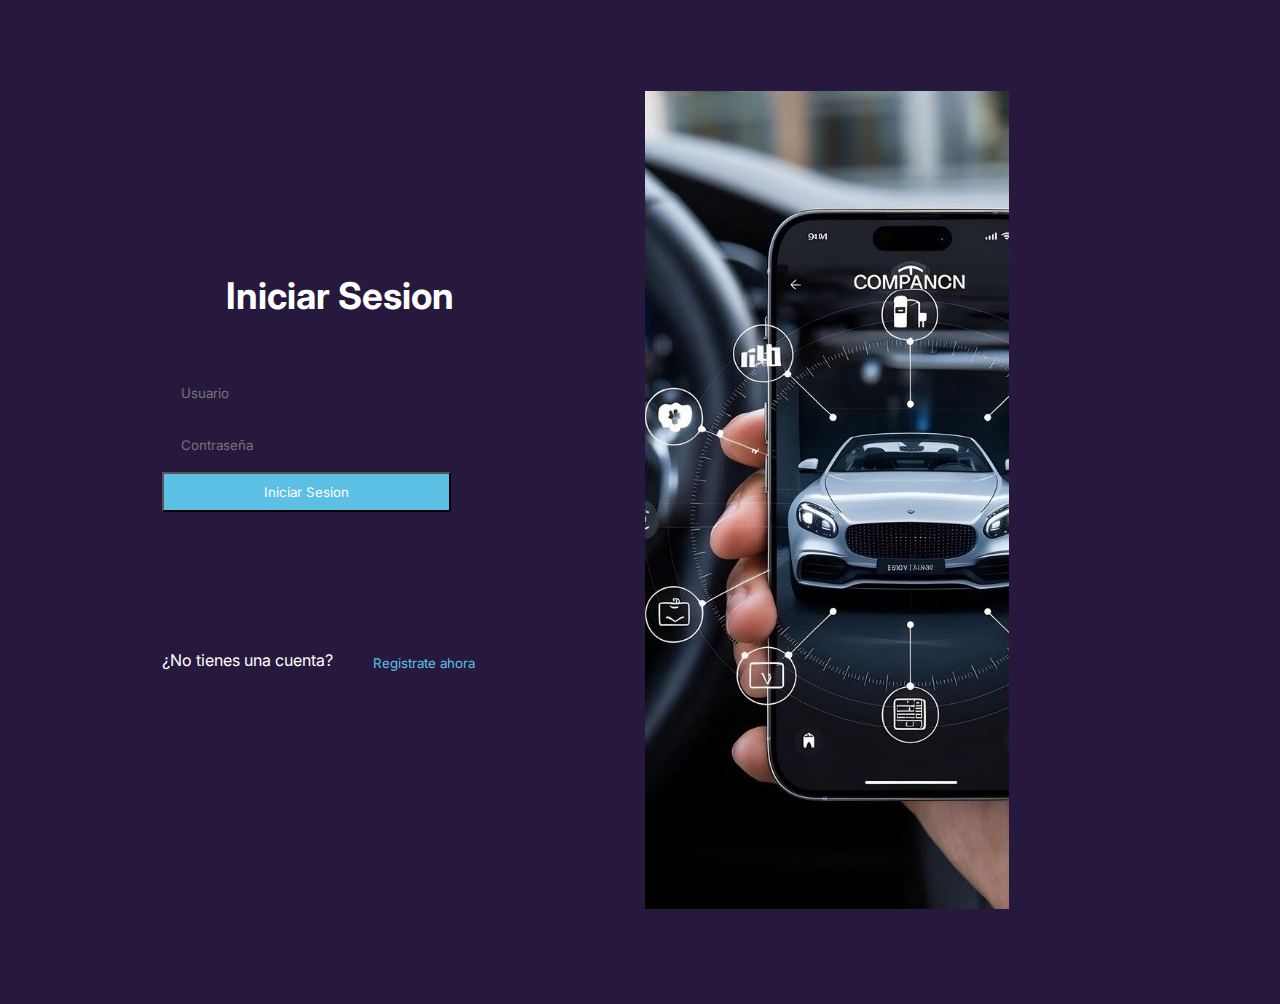
<file: inicioSesion.html>
<!DOCTYPE html>
<html lang="en">
<head>
    <meta charset="UTF-8">
    <meta name="viewport" content="width=device-width, initial-scale=1.0">
    <title>AutoGuard Inicio de Sesion</title>
    <link rel = "stylesheet" href = "css/inicioSesion.css">
    <link rel="shortcut icon" href="public/Assets/LOGO.png"> 
</head> 
</head>
<body>
    <header> 
    </header> 
    <section class = "content">
        <section class = "main">
            <div class = "container1">
                <div class = "containerTop">
                    <h2 class = "main_title">Iniciar Sesion</h2>
                   
                </div>
                <div class="Iniciocard">
                    <input type ="text" placeholder = "Usuario" class = "main_input" >
                    <input type ="password" placeholder = "Contraseña" class = "main_input">
                    
                    <a href="index.html">
                        <button class="botonIngresar">Iniciar Sesion</button>
                    </a>
                    <div class="Card34">
                    <p><div class="Nocuenta">¿No tienes una cuenta?</div></p><div class ="Registrateahora"><a href="registrar.html"><button class ="Registrate"><p>Registrate ahora</p></div>
                    </div>
                </div>
            </div>
            <img src="public/Assets/InicioSesion1.jpeg" alt = "" class = "main_img">
        </section>
    </section>
</body>
</html>
</file>
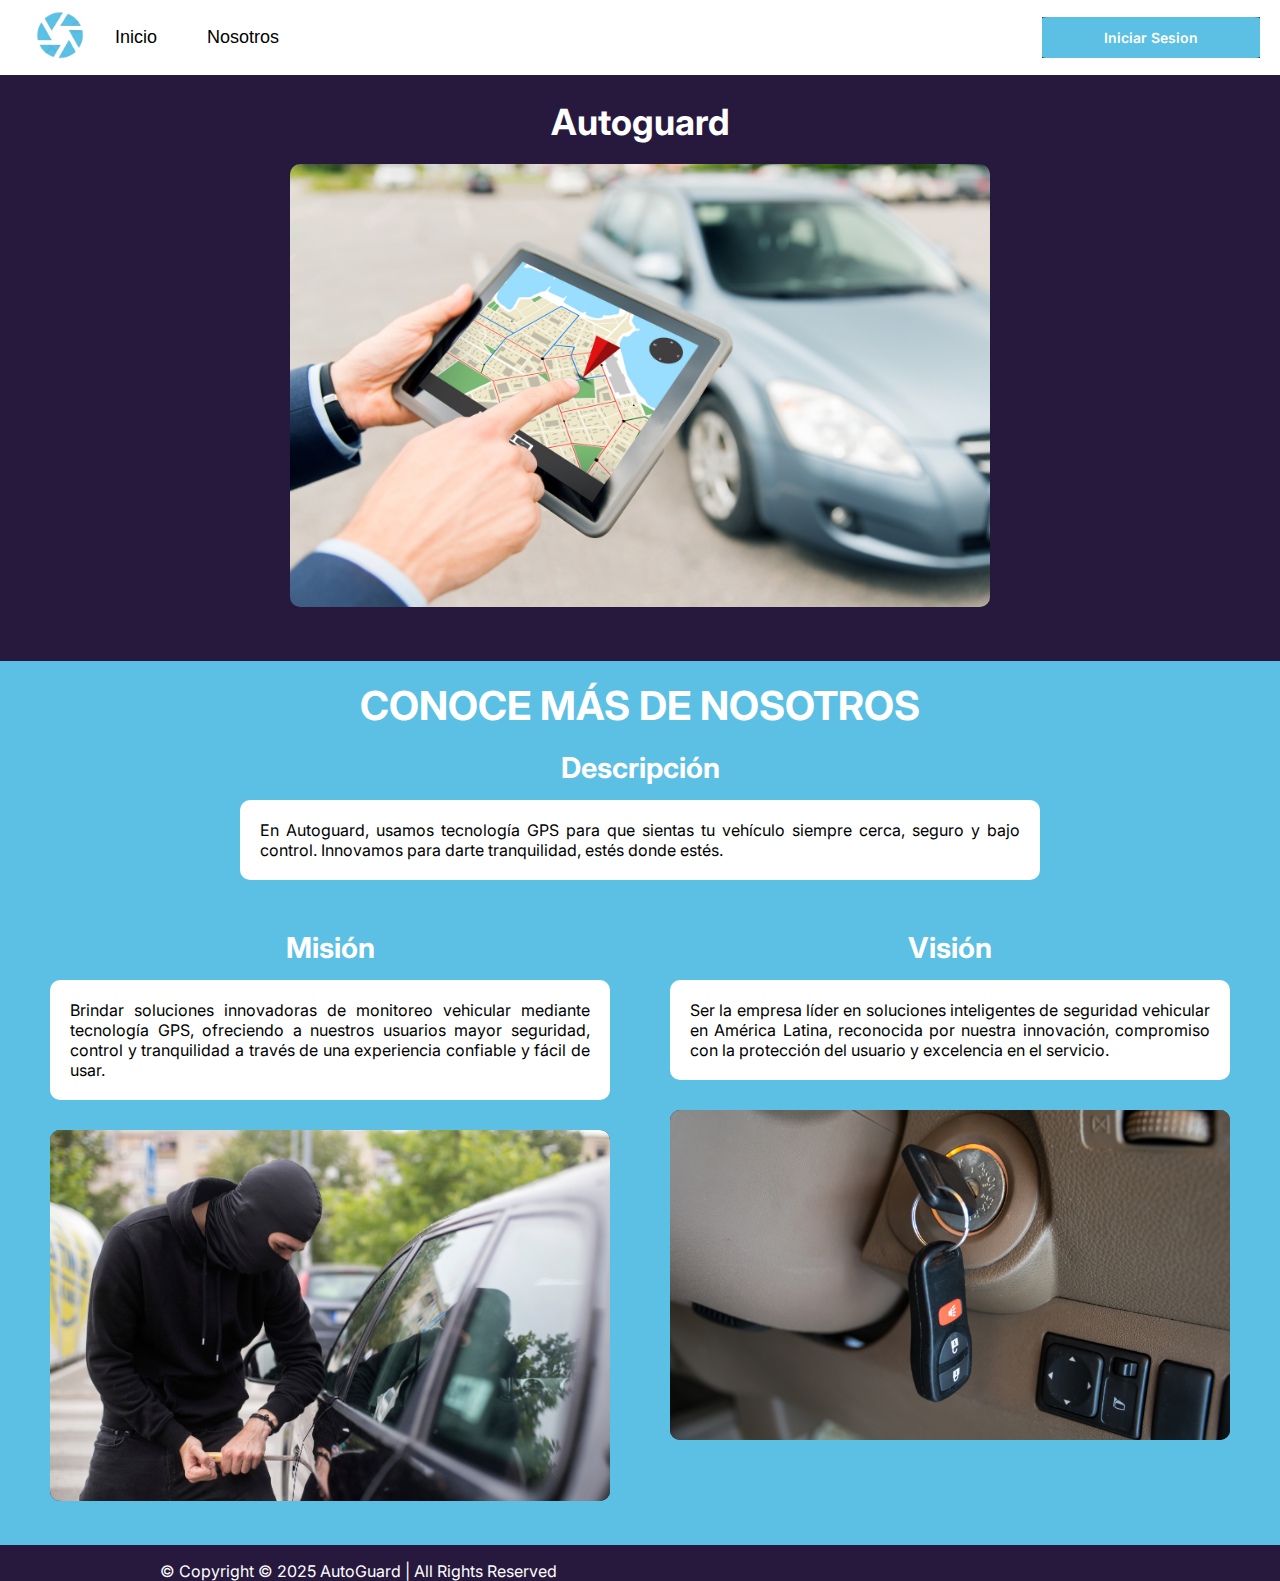
<file: nosotros.html>
<!DOCTYPE html>
<html lang="en">
<head>
    <meta charset="UTF-8">
    <meta name="viewport" content="width=device-width, initial-scale=1.0">
    <link rel="preconnect" href="https://fonts.googleapis.com">
    <link rel="preconnect" href="https://fonts.gstatic.com" crossorigin>
    <link rel="stylesheet" href="https://cdnjs.cloudflare.com/ajax/libs/font-awesome/6.0.0-beta3/css/all.min.css">
    <link href="https://fonts.googleapis.com/css2?family=Inter:wght@100;200;300;400;500;600;700;800;900&display=swap" rel="stylesheet">
    <title>AutoGuard</title> 
    <link rel="stylesheet" href="css/nosotros.css">
    <link rel="shortcut icon" href="public/Assets/LOGO.png"> 
</head> 
</head>
<body>
    <header> 
        <nav> 
            <div class="barreraNavegacion">
                <a href="#"><img src="public/Assets/LOGO.png" alt="" class="imgLogo"></a>
                <ul> 
                    <li><a href="index.html">Inicio</a></li> 
                    <li><a href="nosotros.html">Nosotros</a></li> 
          
                </ul> 
            </div>
            <a href="inicioSesion.html">
                <button class="botonIngresar">Iniciar Sesion</button>
            </a>
        </nav> 
    </header> 
    <main id="main-section">
         <section class="introduction">
            <h1>Autoguard</h1>
            <div class="image-container">
                <img src="public/Assets/happy.png" alt="Equipo de HappyPaws">
            </div>
        </section>





        <!--CONOCE MAS (2da seccion)-->
        <section class="conocemas">
            <h2>CONOCE MÁS DE NOSOTROS</h2>
            <h3>Descripción</h3>
            <p class="parrafo">
                En Autoguard, usamos tecnología GPS para que sientas tu vehículo siempre cerca, seguro y bajo control.
                Innovamos para darte tranquilidad, estés donde estés.
            </p>

            <div class="Misionvision">
                <div class="mision">
                    <h3>Misión</h3>
                    <p class="parrafo"> Brindar soluciones innovadoras de monitoreo vehicular mediante tecnología GPS, ofreciendo a nuestros usuarios mayor seguridad, control y tranquilidad a través de una experiencia confiable y fácil de usar.</p>
                    <img src="public/Assets/image 50.png">
                </div>
                <div class="vision">
                    <h3>Visión</h3>
                    <p class="parrafo">Ser la empresa líder en soluciones inteligentes de seguridad vehicular en América Latina, reconocida por nuestra innovación, compromiso con la protección del usuario y excelencia en el servicio.</p>
                    <img src="public/Assets/image 49.png">
                </div>
            </div>
            
        </section>
        
    </main>
    <footer>
        <div class = "footer-container">
            <p> </p>
            <p>&copy; Copyright © 2025 AutoGuard | All Rights Reserved</p>
        </div>
    </footer>
    
</body>
</html>
</file>
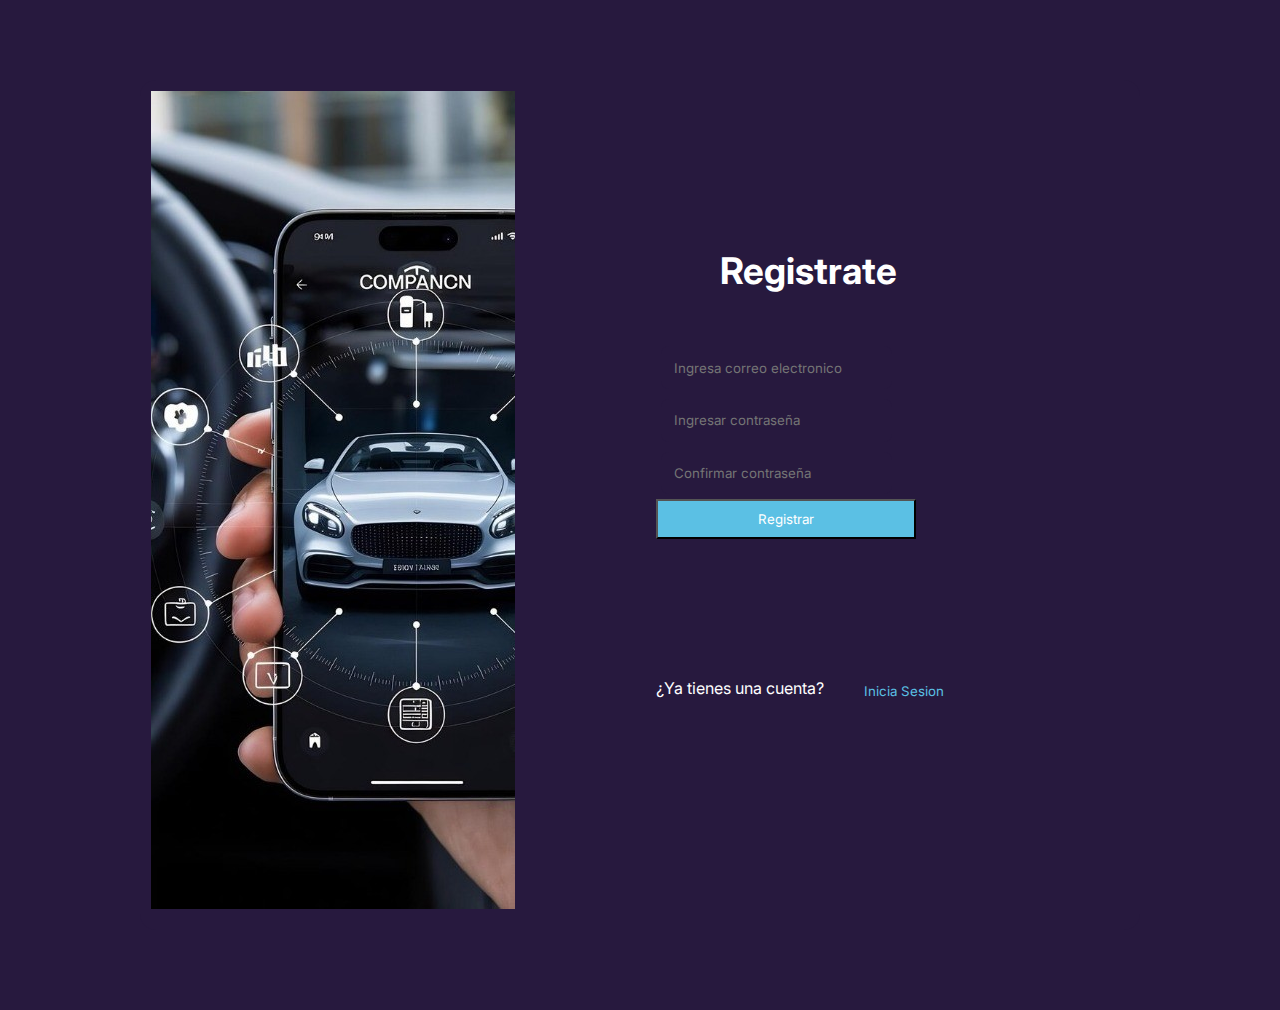
<file: registrar.html>
<!DOCTYPE html>
<html lang="en">
<head>
    <meta charset="UTF-8">
    <meta name="viewport" content="width=device-width, initial-scale=1.0">
    <title>Autoguard Inicio de Sesion</title>
    <link rel = "stylesheet" href = "css/registrar.css">
    <link rel="shortcut icon" href="public/Assets/LOGO.png"> 
</head> 
</head>
<body>
    <header> 
    </header> 
    <section class = "content">
        <section class = "main">
            <img src="public/Assets/InicioSesion1.jpeg" alt = "" class = "main_img">
            <div class = "container1">
                <div class = "containerTop">
                    <h2 class = "main_title">Registrate</h2>
                   
                </div>
                <div class="Iniciocard">
                    <input type ="text" placeholder = "Ingresa correo electronico" class = "main_input" >
                    <input type ="password" placeholder = "Ingresar contraseña" class = "main_input">
                    <input type ="password" placeholder = "Confirmar contraseña" class = "main_input">
                    
                    <a href="index.html">
                        <button class="botonIngresar">Registrar</button>
                    </a>
                    <div class="Card34">
                    <p><div class="Nocuenta">¿Ya tienes una cuenta?</div></p><div class ="Registrateahora"><a href="inicioSesion.html"><button class ="Registrate"><p>Inicia Sesion</p></div>
                    </div>
                </div>
            </div>
           
        </section>
    </section>
</body>
</html>
</file>
<file: css/inicioSesion.css>
@import url('https://fonts.googleapis.com/css2?family=Inter:wght@100;200;300;400;500;600;700;800;900&display=swap');
*{
    margin: 0;
    font-family: 'Inter', sans-serif;
    box-sizing: border-box;
    text-decoration: none;
    list-style: none;
}
body{
    font-family: 'Inter', sans-serif;
}

/* CONTENIDO */
.content{
    width: 100vw;
    min-height: 77px;
    padding: 80px 0px 80px;
    background-color: #27193E;
    background-repeat: no-repeat;
    display: flex;
}

.main{
    margin: auto;
    width: 90%;
    max-width: 1000px;
    background-color: #27193E;
    overflow: hidden;
    padding: .7em;
    border-radius: 1em;
    display: grid;
    grid-auto-rows: max-content;
    grid-template-columns: repeat(auto-fit, minmax(310px, 1fr));
    gap: .6em;
}

.Iniciocard{
    display:grid;
    color: white;
    

}
.Iniciocard input{
    color: white;

}
button{
    display: grid;
    color: white;
    background-color: #5bc0e4;
    margin-bottom: 30%;
    text-align: center;
    padding: 10px 100px ;
}

@keyframes mostrar{
    0%{ opacity: 0; }
    100%{ opacity: 1; }
}

.container1{
    display: flex;
    flex-direction:column;
    justify-content: center;
    gap: 1.5em;
    padding: 3em .7em;
    text-align: center;
    background-color: #27193E;
}

.containerTop{
    display: flex;
    flex-direction:row;
    float: left;
    text-align: left;
    background-color: #27193E;
}
.main_title{
    font-size: 2.3rem;
    color: white;
    background-color: #27193E;
    padding: 1.5rem;
    margin-left: 2.5rem;
}
.main_logo{
    height: 90px;
    padding: 20px 40px 20px 40px;
}



.main_row1{
    display: flex;
    flex-direction:row;
    float: left;
    text-align: left;
    padding: 1.5rem;
}
.main_form{
    display: grid;
    justify-items: center;
    gap: 1.5em;
    padding: 1.5rem;
}
.Registrate{
    background-color: transparent;
    color: #5bc0e4;
    border: none;
    display: flex;
    padding: 5px 40px;
}

.main_input{
    width: 50%;
    max-width: 500px;
    outline: none;
    border: none;
    padding: 1em;
    font: inherits;
    border-radius: .6em;
    background-color: #FFFFFF;
    margin: 5px
    
}



.main_platform{
    display: grid;
    grid-auto-flow: column;
    justify-content: center;
    grid-auto-columns: max-content;
    gap: 1em;
    padding: 1.5rem;
}

.main_link{
    border: 0px solid white;
    border-radius: 8px;
}
.main_input{
    background-color: #27193E;
}

.main_link:hover{
    background-color: white;
}
.Nocuenta{
    color :white;
    display:flex;}
   

.Registrateahora{
    color: #5bc0e4;
    display: flex;
}
.Card34{
    display: flex;
}
</file>
<file: css/nosotros.css>
@import url('https://fonts.googleapis.com/css2?family=Inter:wght@100;200;300;400;500;600;700;800;900&display=swap');
*{
    margin: 0;
    padding: 0;
    background: #27193E;
    text-decoration: none;
    list-style: none;
    box-sizing: border-box;
    max-width: 100%; 
}

body { 
    font-family: 'Inter', sans-serif;
}
header {
    width: 100%;
    background-color: white;
    padding: 10px 0;
 
    position: fixed;
    top: 0;
    left: 0;
    z-index: 1000;
}

.barreraNavegacion {
    max-width: 1200px;
    margin: 0 1px 0 0; /* Mueve hacia la izquierda */
    display: flex;
    justify-content: flex-start;
    align-items: center;
    background-color: white;
}

.barreraNavegacion a {
    text-decoration: none;
    color: black;
    font-size: 18px;
    margin: 0 15px;
    font-family: 'Arial', sans-serif;
    background-color: white;
}

.barreraNavegacion ul {
    display: flex;
    list-style: none;
    padding: 0;
    margin: 0;
    background-color: white;
}

.barreraNavegacion ul li {
    margin-right: 20px;
    background-color: white;
}

.barreraNavegacion ul li a:hover {
    color: black;
}

.imgLogo {
    height: 50px;
    width: auto;
    background-color: white;
}

.botonIngresar {
    padding: 10px 60px;
    gap: 0px;
    opacity: 0px;
    display: flex;         
    justify-content: center;
    align-items: center; 
    font-family: 'Inter';
    font-size: 14px;
    font-weight: 600;
    background-color: #5BC0E4;
    border-color: transparent;
    border-radius: 3%;
    color: white;

   
}

.botonIngresar:hover {
    background-color: #5BC0E2;
    color: white;
}

nav {
    display: flex;
    justify-content: space-between;
    align-items: center;
    padding: 0 20px;
    background-color: white;
}

.barreraNavegacion ul,
.botonIngresar {
    display: flex;
    align-items: center; 
    
}

/*para darle color al pasar el puntero sobre el menu de opciones*/
li a:hover{
    background: lightblue;
    padding: 10px 10px ;
}

/* 1ra SECCION INTRODUCCION */

#main-section {
    display: flex;
    flex-wrap: wrap; 
    justify-content: center; 
    align-items: flex-start; 
    text-align: center; 
    margin-top: 100px;

}

h1 {
    color: white; 
    font-size: 36px; 
    margin-bottom: 20px; 
}

.image-container {
    text-align: center; 
  
}

img {
    width: 700px; 
    height: auto; 
    border-radius: 10px; 
   
}

/* 2DA SECCION CONOCE  MAS */

.conocemas {
    clear: both; 
    padding: 20px;
    margin-top: 50px; 
    background-color: #5BC0E4;
    color: white;
    width: 100vw; 
}

h2 {
    font-size: 2.5em;
    margin-bottom: 20px;
    color: white; 
    background-color: #5BC0E4;
}

h3 {
    font-size: 1.8em;
    margin-top: 0; /* Ajusta este margen para alinearlo con la parte superior */
    margin-bottom: 15px; 
    color: white; 
    background-color: #5BC0E4;
}

.parrafo {
    background-color: white; 
    padding: 20px;
    border-radius: 10px;
    text-align: justify;
    margin-bottom: 30px;
    max-width: 800px; 
    margin-left: auto;
    margin-right: auto;
    color: black;
}

.Misionvision {
    display: flex; 
    justify-content: space-between;    
    background-color: #5BC0E4;
}

.mision, .vision {
    flex: 1; 
    margin: 0 10px; 
    padding: 20px;
    background-color: #5BC0E4;
}
.mision, .vision ,.parrafo{
    color: black;
}
footer{
    background-color:  #27193E;
    color: white;
    height: auto;
    display: flex;
    flex-direction: row;
    align-items: center;
}

footer p{
    
    margin: 0;
    color:white;
    text-align: center;
    font-size: 1em;
    margin-top: 1rem;
    margin-left: 10rem;
    margin-right: 10rem;
}

footer img{
    height: 80px;
    margin-top: 1rem;
    margin-left: 10rem;
    margin-right: 10rem;
}
.footer-container.p{
    background-color: transparent;
}
</file>
<file: css/registrar.css>
@import url('https://fonts.googleapis.com/css2?family=Inter:wght@100;200;300;400;500;600;700;800;900&display=swap');
*{
    margin: 0;
    font-family: 'Inter', sans-serif;
    box-sizing: border-box;
    text-decoration: none;
    list-style: none;
}
body{
    font-family: 'Inter', sans-serif;;
}

/* CONTENIDO */
.content{
    width: 100vw;
    min-height: 77px;
    padding: 80px 100px 80px;
    background-color: #27193E;
    background-repeat: no-repeat;
    display: flex;
    align-items: center;

}

.main{
    margin: auto;
    width: 100%;
    max-width: 1000px;
    background-color: #27193E;
    overflow: hidden;
    padding: .7em;
    border-radius: 1em;
    display: grid;
    grid-auto-rows: max-content;
    grid-template-columns: repeat(auto-fit, minmax(400px, 1fr));
    gap: .6em;
}

.Iniciocard{
    display:grid;
    color: white;
    

}
.Iniciocard input{
    color: white;

}
button{
    display: grid;
    color: white;
    background-color: #5bc0e4;
    margin-bottom: 30%;
    text-align: center;
    padding: 10px 100px ;
}

@keyframes mostrar{
    0%{ opacity: 0; }
    100%{ opacity: 1; }
}

.container1{
    display: flex;
    flex-direction:column;
    justify-content: center;
    gap: 1.5em;
    padding: 3em .7em;
    text-align: center;
    background-color: #27193E;
}

.containerTop{
    display: flex;
    flex-direction:row;
    float: left;
    text-align: left;
    background-color: #27193E;
}
.main_title{
    font-size: 2.3rem;
    color: white;
    background-color: #27193E;
    padding: 1.5rem;
    margin-left: 2.5rem;
}
.main_logo{
    height: 90px;
    padding: 20px 40px 20px 40px;
}



.main_row1{
    display: flex;
    flex-direction:row;
    float: left;
    text-align: left;
    padding: 1.5rem;
}
.main_form{
    display: grid;
    justify-items: center;
    gap: 1.5em;
    padding: 1.5rem;
}
.Registrate{
    background-color: transparent;
    color: #5bc0e4;
    border: none;
    display: flex;
    padding: 5px 40px;
}

.main_input{
    width: 50%;
    max-width: 500px;
    outline: none;
    border: none;
    padding: 1em;
    font: 'Inter';
    border-radius: .6em;
    background-color: #FFFFFF;
    margin: 5px
    
}



.main_platform{
    display: grid;
    grid-auto-flow: column;
    justify-content: center;
    grid-auto-columns: max-content;
    gap: 1em;
    padding: 1.5rem;
}

.main_link{
    border: 0px solid white;
    border-radius: 8px;
}
.main_input{
    background-color: #27193E;
}

.main_link:hover{
    background-color: white;
}
.Nocuenta{
    color :white;
    display:flex;
}
   

.Registrateahora{
    color: #5bc0e4;
    display: flex;
}
.Card34{
    display: flex;
}
</file>
